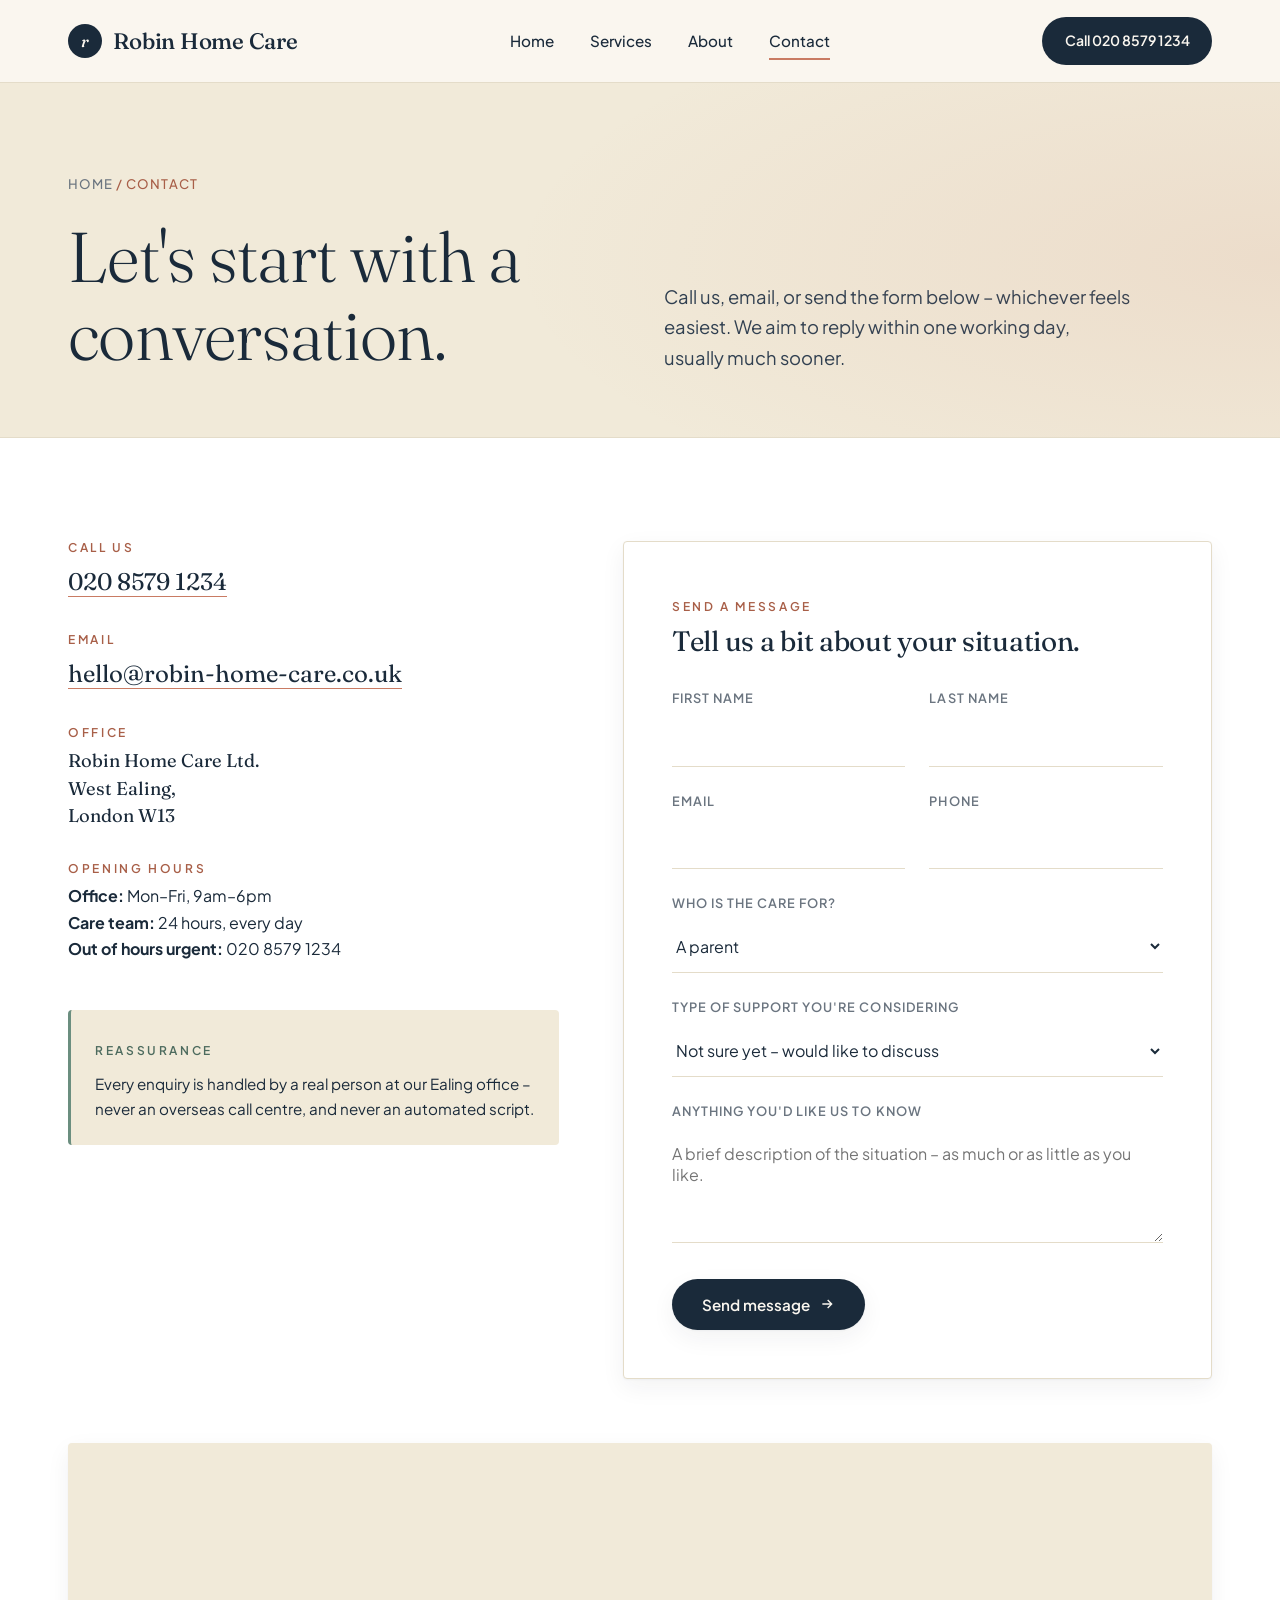
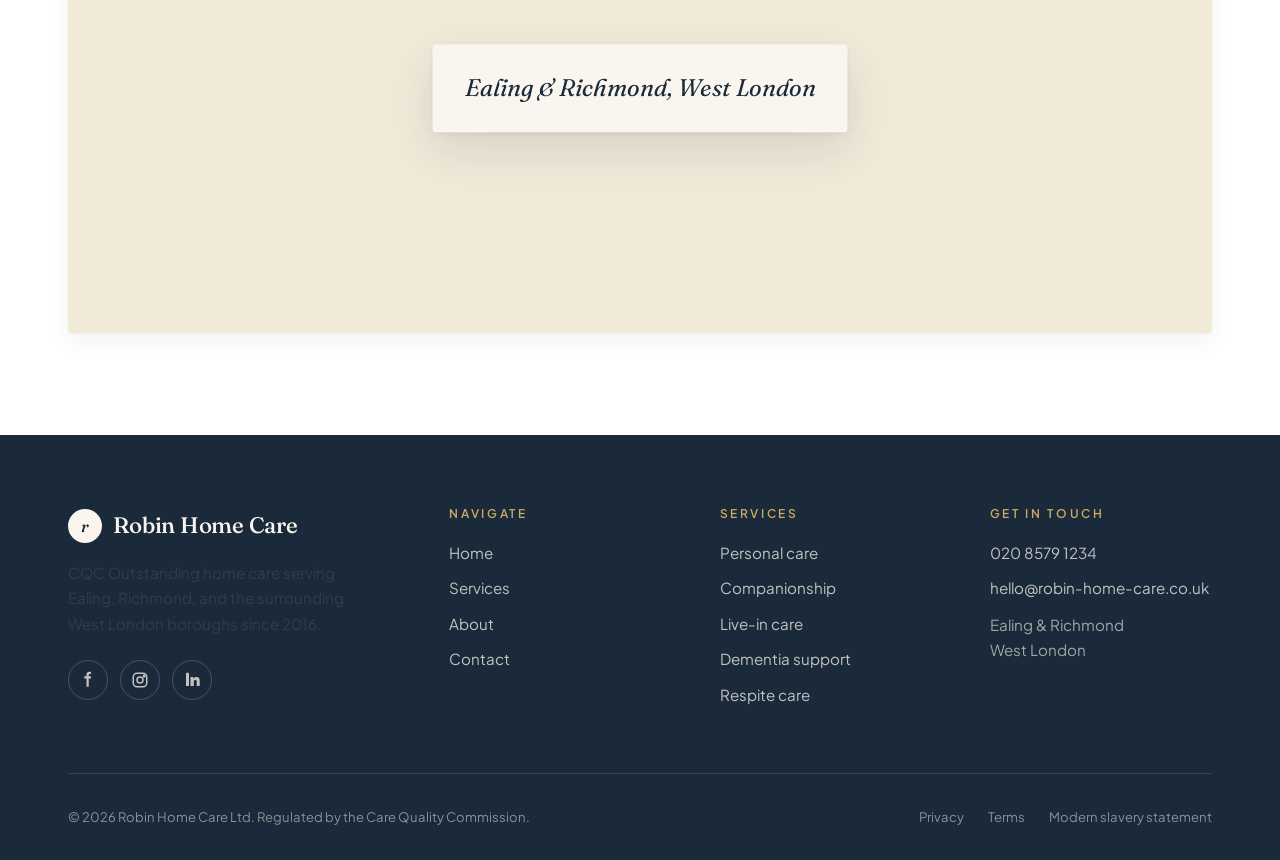
<file: contact.html>
<!DOCTYPE html>
<html lang="en-GB">
<head>
  <meta charset="UTF-8" />
  <meta name="viewport" content="width=device-width, initial-scale=1" />
  <title>Contact – Robin Home Care</title>
  <meta name="description" content="Book a free home care consultation in Ealing or Richmond. Call 020 8579 1234 or send us a message." />
  <link rel="preconnect" href="https://fonts.googleapis.com" />
  <link rel="preconnect" href="https://fonts.gstatic.com" crossorigin />
  <link href="https://fonts.googleapis.com/css2?family=Fraunces:ital,opsz,wght@0,9..144,300;0,9..144,400;0,9..144,500;1,9..144,300;1,9..144,400&family=Plus+Jakarta+Sans:wght@400;500;600;700&display=swap" rel="stylesheet" />
  <link rel="stylesheet" href="style.css" />
</head>
<body>

<header class="nav">
  <div class="nav-inner">
    <a class="brand" href="index.html">
      <span class="brand-mark">r</span>
      <span>Robin Home Care</span>
    </a>
    <nav class="nav-links" aria-label="Primary">
      <a href="index.html">Home</a>
      <a href="services.html">Services</a>
      <a href="about.html">About</a>
      <a href="contact.html" class="active">Contact</a>
    </nav>
    <a href="tel:+442085791234" class="nav-cta">
      Call 020 8579 1234
    </a>
    <button class="burger" aria-label="Menu"><span></span><span></span><span></span></button>
  </div>
</header>

<!-- ================= PAGE HEAD ================= -->
<section class="page-head">
  <div class="container">
    <div class="page-head-inner">
      <div>
        <div class="breadcrumb">Home <span>/ Contact</span></div>
        <h1>Let's start with a conversation.</h1>
      </div>
      <p class="lede">Call us, email, or send the form below – whichever feels easiest. We aim to reply within one working day, usually much sooner.</p>
    </div>
  </div>
</section>

<!-- ================= CONTACT ================= -->
<section class="block block-paper">
  <div class="container">
    <div class="contact-grid">
      <div class="contact-info">
        <div class="contact-block">
          <h4>Call us</h4>
          <p><a href="tel:+442085791234">020 8579 1234</a></p>
        </div>

        <div class="contact-block">
          <h4>Email</h4>
          <p><a href="mailto:hello@robin-home-care.co.uk">hello@robin-home-care.co.uk</a></p>
        </div>

        <div class="contact-block">
          <h4>Office</h4>
          <p style="font-size: 1.15rem; line-height: 1.5;">
            Robin Home Care Ltd.<br>
            West Ealing,<br>
            London W13
          </p>
        </div>

        <div class="contact-block">
          <h4>Opening hours</h4>
          <p class="contact-hours" style="font-family: var(--sans); font-size: 1rem;">
            <strong>Office:</strong> Mon–Fri, 9am–6pm<br>
            <strong>Care team:</strong> 24 hours, every day<br>
            <strong>Out of hours urgent:</strong> 020 8579 1234
          </p>
        </div>

        <div class="contact-block" style="margin-top: 1rem;">
          <div style="padding: 1.5rem; background: var(--cream-deep); border-left: 3px solid var(--sage); border-radius: 4px;">
            <span class="eyebrow" style="color: var(--sage-deep);">Reassurance</span>
            <p style="font-family: var(--sans); font-size: 0.95rem; margin-top: 0.5rem;">Every enquiry is handled by a real person at our Ealing office – never an overseas call centre, and never an automated script.</p>
          </div>
        </div>
      </div>

      <form class="contact-form" onsubmit="event.preventDefault(); this.querySelector('.form-success').classList.add('show');">
        <div style="margin-bottom: 0.5rem;">
          <span class="eyebrow">Send a message</span>
          <h3 style="font-family: var(--serif); font-weight: 400; font-size: 1.75rem; margin-top: 0.5rem;">Tell us a bit about your situation.</h3>
        </div>

        <div class="form-row">
          <div class="field">
            <label for="fname">First name</label>
            <input type="text" id="fname" name="fname" required />
          </div>
          <div class="field">
            <label for="lname">Last name</label>
            <input type="text" id="lname" name="lname" required />
          </div>
        </div>

        <div class="form-row">
          <div class="field">
            <label for="email">Email</label>
            <input type="email" id="email" name="email" required />
          </div>
          <div class="field">
            <label for="phone">Phone</label>
            <input type="tel" id="phone" name="phone" />
          </div>
        </div>

        <div class="field">
          <label for="relation">Who is the care for?</label>
          <select id="relation" name="relation">
            <option>A parent</option>
            <option>A spouse or partner</option>
            <option>Another relative</option>
            <option>Myself</option>
            <option>A client of mine (professional)</option>
          </select>
        </div>

        <div class="field">
          <label for="service">Type of support you're considering</label>
          <select id="service" name="service">
            <option>Not sure yet – would like to discuss</option>
            <option>Personal care (daily visits)</option>
            <option>Companionship</option>
            <option>Live-in care</option>
            <option>Dementia support</option>
            <option>Respite or short-term care</option>
            <option>Something else</option>
          </select>
        </div>

        <div class="field">
          <label for="message">Anything you'd like us to know</label>
          <textarea id="message" name="message" rows="4" placeholder="A brief description of the situation – as much or as little as you like."></textarea>
        </div>

        <button type="submit" class="btn btn-primary form-submit">
          Send message
          <svg width="16" height="16" viewBox="0 0 24 24" fill="none" stroke="currentColor" stroke-width="2"><path d="M5 12h14M13 6l6 6-6 6"/></svg>
        </button>

        <div class="form-success" style="display:none; padding: 1rem 1.25rem; background: var(--sage); color: var(--cream); border-radius: 4px; font-size: 0.95rem;">
          <strong>Thank you.</strong> We've received your message and will be in touch within one working day.
        </div>
      </form>
    </div>

    <div class="map-embed" role="img" aria-label="Service area: Ealing and Richmond, West London"></div>
  </div>
</section>

<footer>
  <div class="container">
    <div class="footer-grid">
      <div>
        <a class="brand" href="index.html">
          <span class="brand-mark">r</span>
          <span>Robin Home Care</span>
        </a>
        <p style="max-width: 26ch; margin-top: 1rem; font-size: 0.95rem;">CQC Outstanding home care serving Ealing, Richmond, and the surrounding West London boroughs since 2016.</p>
        <div class="social">
          <a href="#" aria-label="Facebook"><svg width="18" height="18" viewBox="0 0 24 24" fill="currentColor"><path d="M13 10h3V7h-3V5.5c0-.9.5-1.5 1.5-1.5H16V1h-2.5C11 1 10 2.8 10 5v2H7v3h3v11h3V10z"/></svg></a>
          <a href="#" aria-label="Instagram"><svg width="18" height="18" viewBox="0 0 24 24" fill="none" stroke="currentColor" stroke-width="2"><rect x="3" y="3" width="18" height="18" rx="5"/><circle cx="12" cy="12" r="4"/><circle cx="17.5" cy="6.5" r="1" fill="currentColor"/></svg></a>
          <a href="#" aria-label="LinkedIn"><svg width="18" height="18" viewBox="0 0 24 24" fill="currentColor"><path d="M4 4h4v16H4zM6 2a2 2 0 110 4 2 2 0 010-4zM10 8h3.8v2.2h.1c.5-1 1.8-2.2 3.7-2.2 4 0 4.7 2.6 4.7 6V20h-4v-5.5c0-1.3 0-3-1.8-3s-2.1 1.4-2.1 2.9V20H10z"/></svg></a>
        </div>
      </div>
      <div>
        <h4>Navigate</h4>
        <ul>
          <li><a href="index.html">Home</a></li>
          <li><a href="services.html">Services</a></li>
          <li><a href="about.html">About</a></li>
          <li><a href="contact.html">Contact</a></li>
        </ul>
      </div>
      <div>
        <h4>Services</h4>
        <ul>
          <li><a href="services.html">Personal care</a></li>
          <li><a href="services.html">Companionship</a></li>
          <li><a href="services.html">Live-in care</a></li>
          <li><a href="services.html">Dementia support</a></li>
          <li><a href="services.html">Respite care</a></li>
        </ul>
      </div>
      <div>
        <h4>Get in touch</h4>
        <ul>
          <li><a href="tel:+442085791234">020 8579 1234</a></li>
          <li><a href="mailto:hello@robin-home-care.co.uk">hello@robin-home-care.co.uk</a></li>
          <li style="margin-top: 0.75rem; color: rgba(250,246,239,0.6);">Ealing &amp; Richmond<br>West London</li>
        </ul>
      </div>
    </div>
    <div class="footer-bottom">
      <span>&copy; 2026 Robin Home Care Ltd. Regulated by the Care Quality Commission.</span>
      <div style="display:flex; gap: 1.5rem;">
        <a href="#">Privacy</a>
        <a href="#">Terms</a>
        <a href="#">Modern slavery statement</a>
      </div>
    </div>
  </div>
</footer>

<style>
  .form-success.show { display: block !important; }
</style>

</body>
</html>
</file>
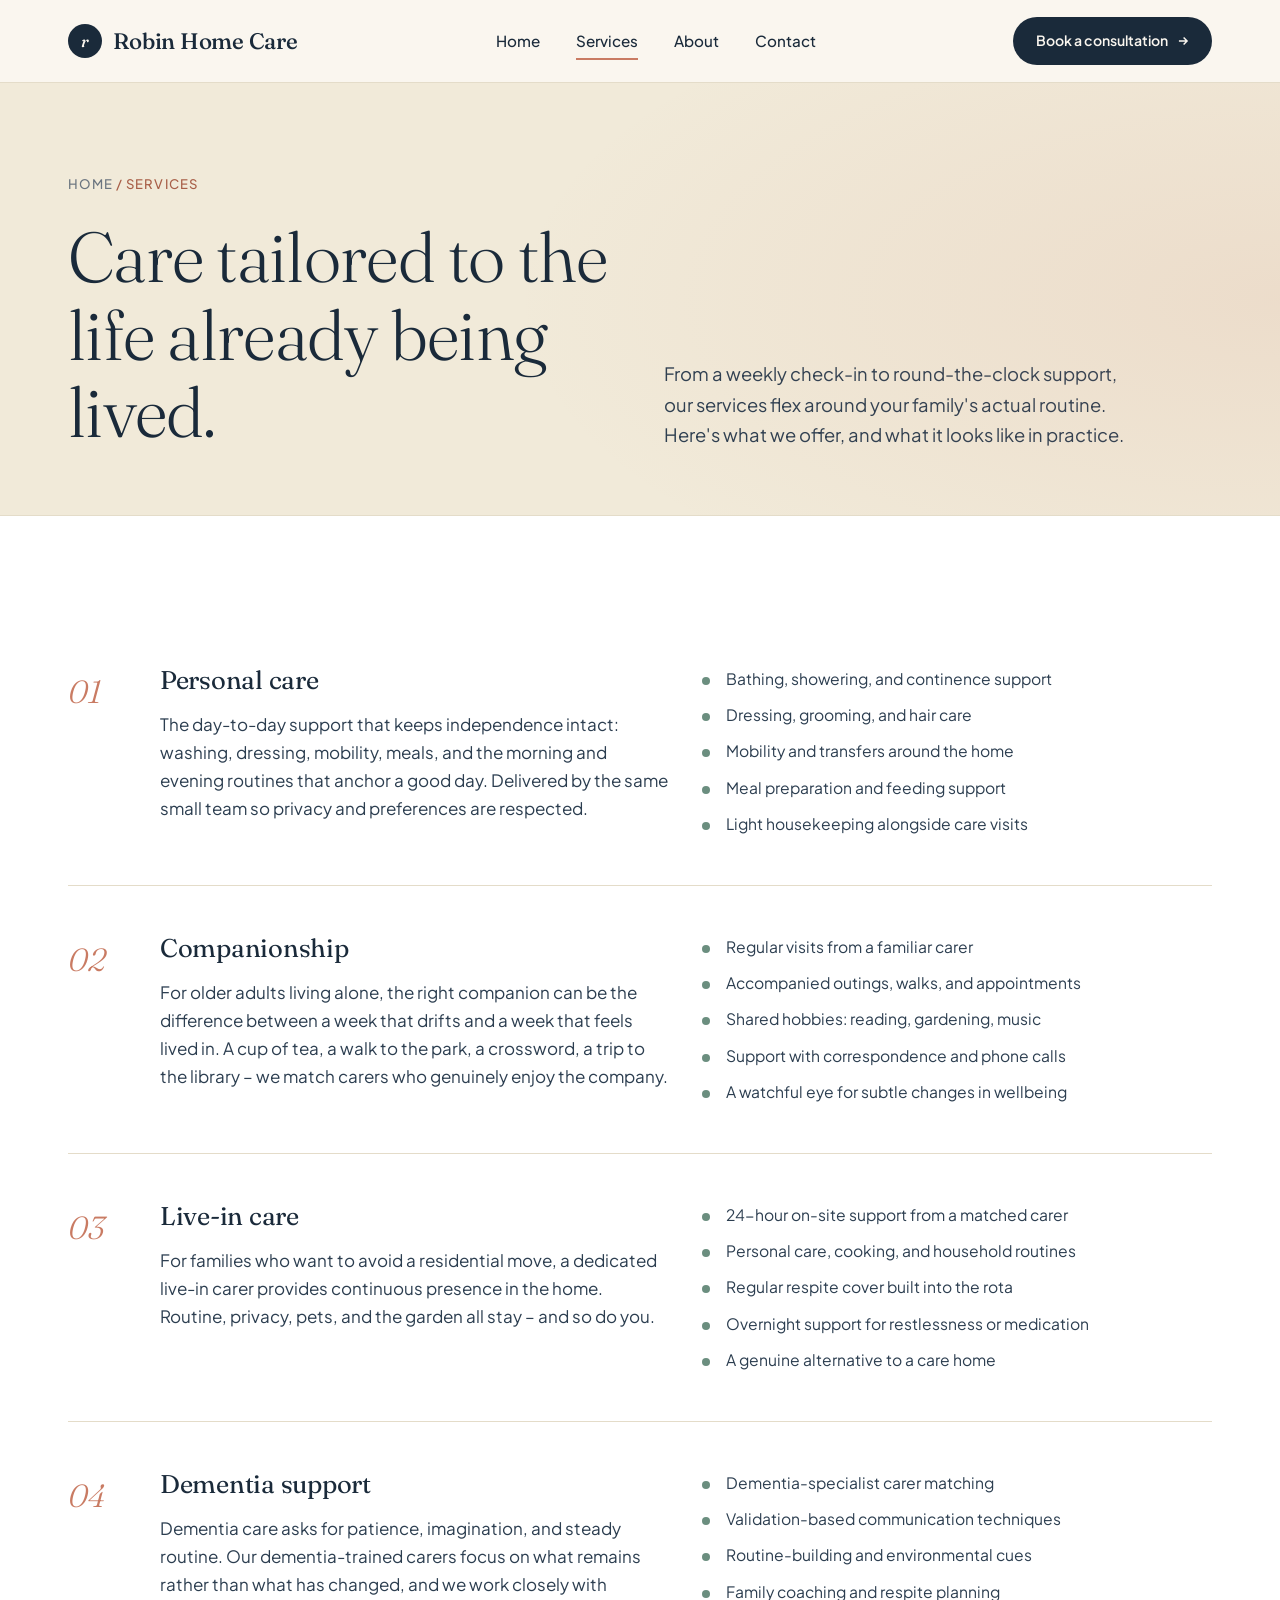
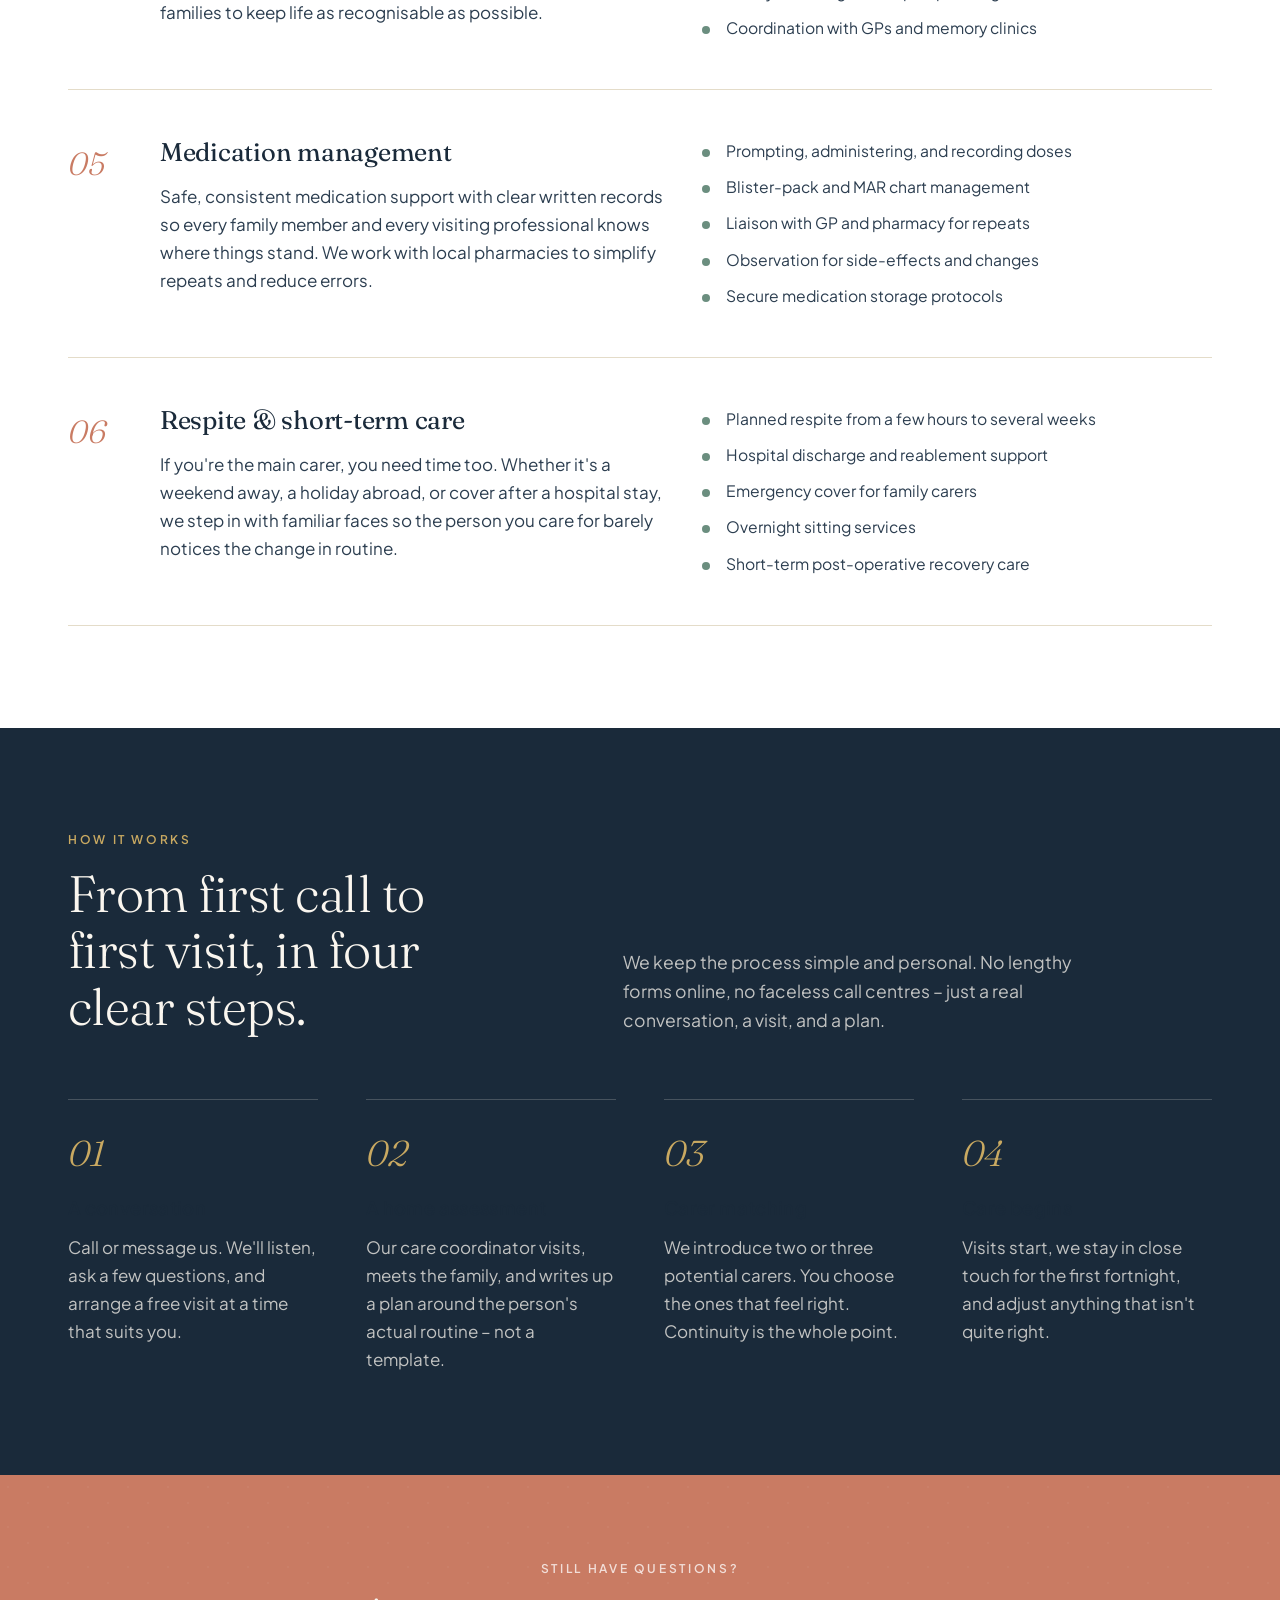
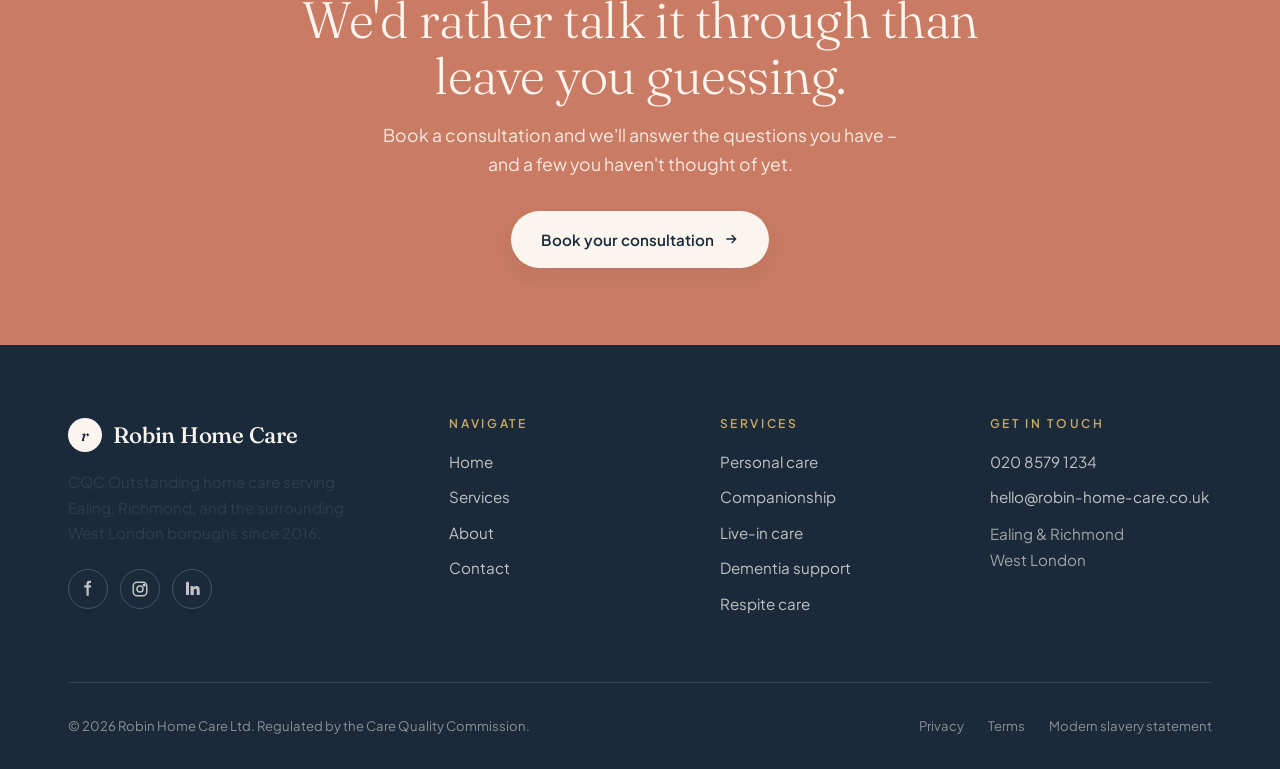
<file: services.html>
<!DOCTYPE html>
<html lang="en-GB">
<head>
  <meta charset="UTF-8" />
  <meta name="viewport" content="width=device-width, initial-scale=1" />
  <title>Services – Robin Home Care</title>
  <meta name="description" content="Personal care, companionship, live-in care, dementia support, medication management, and respite care across Ealing and Richmond." />
  <link rel="preconnect" href="https://fonts.googleapis.com" />
  <link rel="preconnect" href="https://fonts.gstatic.com" crossorigin />
  <link href="https://fonts.googleapis.com/css2?family=Fraunces:ital,opsz,wght@0,9..144,300;0,9..144,400;0,9..144,500;1,9..144,300;1,9..144,400&family=Plus+Jakarta+Sans:wght@400;500;600;700&display=swap" rel="stylesheet" />
  <link rel="stylesheet" href="style.css" />
</head>
<body>

<header class="nav">
  <div class="nav-inner">
    <a class="brand" href="index.html">
      <span class="brand-mark">r</span>
      <span>Robin Home Care</span>
    </a>
    <nav class="nav-links" aria-label="Primary">
      <a href="index.html">Home</a>
      <a href="services.html" class="active">Services</a>
      <a href="about.html">About</a>
      <a href="contact.html">Contact</a>
    </nav>
    <a href="contact.html" class="nav-cta">
      Book a consultation
      <svg width="14" height="14" viewBox="0 0 24 24" fill="none" stroke="currentColor" stroke-width="2.5"><path d="M5 12h14M13 6l6 6-6 6"/></svg>
    </a>
    <button class="burger" aria-label="Menu"><span></span><span></span><span></span></button>
  </div>
</header>

<!-- ================= PAGE HEAD ================= -->
<section class="page-head">
  <div class="container">
    <div class="page-head-inner">
      <div>
        <div class="breadcrumb">Home <span>/ Services</span></div>
        <h1>Care tailored to the life already being lived.</h1>
      </div>
      <p class="lede">From a weekly check-in to round-the-clock support, our services flex around your family's actual routine. Here's what we offer, and what it looks like in practice.</p>
    </div>
  </div>
</section>

<!-- ================= DETAILED SERVICES ================= -->
<section class="block block-paper">
  <div class="container">

    <article class="service-detail">
      <div class="service-detail-num">01</div>
      <div>
        <h3>Personal care</h3>
        <p>The day-to-day support that keeps independence intact: washing, dressing, mobility, meals, and the morning and evening routines that anchor a good day. Delivered by the same small team so privacy and preferences are respected.</p>
      </div>
      <ul>
        <li>Bathing, showering, and continence support</li>
        <li>Dressing, grooming, and hair care</li>
        <li>Mobility and transfers around the home</li>
        <li>Meal preparation and feeding support</li>
        <li>Light housekeeping alongside care visits</li>
      </ul>
    </article>

    <article class="service-detail">
      <div class="service-detail-num">02</div>
      <div>
        <h3>Companionship</h3>
        <p>For older adults living alone, the right companion can be the difference between a week that drifts and a week that feels lived in. A cup of tea, a walk to the park, a crossword, a trip to the library – we match carers who genuinely enjoy the company.</p>
      </div>
      <ul>
        <li>Regular visits from a familiar carer</li>
        <li>Accompanied outings, walks, and appointments</li>
        <li>Shared hobbies: reading, gardening, music</li>
        <li>Support with correspondence and phone calls</li>
        <li>A watchful eye for subtle changes in wellbeing</li>
      </ul>
    </article>

    <article class="service-detail">
      <div class="service-detail-num">03</div>
      <div>
        <h3>Live-in care</h3>
        <p>For families who want to avoid a residential move, a dedicated live-in carer provides continuous presence in the home. Routine, privacy, pets, and the garden all stay – and so do you.</p>
      </div>
      <ul>
        <li>24-hour on-site support from a matched carer</li>
        <li>Personal care, cooking, and household routines</li>
        <li>Regular respite cover built into the rota</li>
        <li>Overnight support for restlessness or medication</li>
        <li>A genuine alternative to a care home</li>
      </ul>
    </article>

    <article class="service-detail">
      <div class="service-detail-num">04</div>
      <div>
        <h3>Dementia support</h3>
        <p>Dementia care asks for patience, imagination, and steady routine. Our dementia-trained carers focus on what remains rather than what has changed, and we work closely with families to keep life as recognisable as possible.</p>
      </div>
      <ul>
        <li>Dementia-specialist carer matching</li>
        <li>Validation-based communication techniques</li>
        <li>Routine-building and environmental cues</li>
        <li>Family coaching and respite planning</li>
        <li>Coordination with GPs and memory clinics</li>
      </ul>
    </article>

    <article class="service-detail">
      <div class="service-detail-num">05</div>
      <div>
        <h3>Medication management</h3>
        <p>Safe, consistent medication support with clear written records so every family member and every visiting professional knows where things stand. We work with local pharmacies to simplify repeats and reduce errors.</p>
      </div>
      <ul>
        <li>Prompting, administering, and recording doses</li>
        <li>Blister-pack and MAR chart management</li>
        <li>Liaison with GP and pharmacy for repeats</li>
        <li>Observation for side-effects and changes</li>
        <li>Secure medication storage protocols</li>
      </ul>
    </article>

    <article class="service-detail">
      <div class="service-detail-num">06</div>
      <div>
        <h3>Respite &amp; short-term care</h3>
        <p>If you're the main carer, you need time too. Whether it's a weekend away, a holiday abroad, or cover after a hospital stay, we step in with familiar faces so the person you care for barely notices the change in routine.</p>
      </div>
      <ul>
        <li>Planned respite from a few hours to several weeks</li>
        <li>Hospital discharge and reablement support</li>
        <li>Emergency cover for family carers</li>
        <li>Overnight sitting services</li>
        <li>Short-term post-operative recovery care</li>
      </ul>
    </article>

  </div>
</section>

<!-- ================= HOW IT WORKS ================= -->
<section class="block block-dark">
  <div class="container">
    <div class="section-head">
      <div>
        <span class="eyebrow">How it works</span>
        <h2>From first call to first visit, in four clear steps.</h2>
      </div>
      <p>We keep the process simple and personal. No lengthy forms online, no faceless call centres – just a real conversation, a visit, and a plan.</p>
    </div>

    <div class="promise-grid">
      <div class="promise">
        <span class="promise-num">01</span>
        <h4>A conversation</h4>
        <p>Call or message us. We'll listen, ask a few questions, and arrange a free visit at a time that suits you.</p>
      </div>
      <div class="promise">
        <span class="promise-num">02</span>
        <h4>A home assessment</h4>
        <p>Our care coordinator visits, meets the family, and writes up a plan around the person's actual routine – not a template.</p>
      </div>
      <div class="promise">
        <span class="promise-num">03</span>
        <h4>Carer matching</h4>
        <p>We introduce two or three potential carers. You choose the ones that feel right. Continuity is the whole point.</p>
      </div>
      <div class="promise">
        <span class="promise-num">04</span>
        <h4>Care begins</h4>
        <p>Visits start, we stay in close touch for the first fortnight, and adjust anything that isn't quite right.</p>
      </div>
    </div>
  </div>
</section>

<!-- ================= CTA ================= -->
<section class="cta-band">
  <div class="container">
    <span class="eyebrow" style="color: rgba(255,255,255,0.75);">Still have questions?</span>
    <h2 style="margin-top: 0.75rem;">We'd rather talk it through than leave you guessing.</h2>
    <p>Book a consultation and we'll answer the questions you have – and a few you haven't thought of yet.</p>
    <a href="contact.html" class="btn btn-primary">
      Book your consultation
      <svg width="16" height="16" viewBox="0 0 24 24" fill="none" stroke="currentColor" stroke-width="2"><path d="M5 12h14M13 6l6 6-6 6"/></svg>
    </a>
  </div>
</section>

<footer>
  <div class="container">
    <div class="footer-grid">
      <div>
        <a class="brand" href="index.html">
          <span class="brand-mark">r</span>
          <span>Robin Home Care</span>
        </a>
        <p style="max-width: 26ch; margin-top: 1rem; font-size: 0.95rem;">CQC Outstanding home care serving Ealing, Richmond, and the surrounding West London boroughs since 2016.</p>
        <div class="social">
          <a href="#" aria-label="Facebook"><svg width="18" height="18" viewBox="0 0 24 24" fill="currentColor"><path d="M13 10h3V7h-3V5.5c0-.9.5-1.5 1.5-1.5H16V1h-2.5C11 1 10 2.8 10 5v2H7v3h3v11h3V10z"/></svg></a>
          <a href="#" aria-label="Instagram"><svg width="18" height="18" viewBox="0 0 24 24" fill="none" stroke="currentColor" stroke-width="2"><rect x="3" y="3" width="18" height="18" rx="5"/><circle cx="12" cy="12" r="4"/><circle cx="17.5" cy="6.5" r="1" fill="currentColor"/></svg></a>
          <a href="#" aria-label="LinkedIn"><svg width="18" height="18" viewBox="0 0 24 24" fill="currentColor"><path d="M4 4h4v16H4zM6 2a2 2 0 110 4 2 2 0 010-4zM10 8h3.8v2.2h.1c.5-1 1.8-2.2 3.7-2.2 4 0 4.7 2.6 4.7 6V20h-4v-5.5c0-1.3 0-3-1.8-3s-2.1 1.4-2.1 2.9V20H10z"/></svg></a>
        </div>
      </div>
      <div>
        <h4>Navigate</h4>
        <ul>
          <li><a href="index.html">Home</a></li>
          <li><a href="services.html">Services</a></li>
          <li><a href="about.html">About</a></li>
          <li><a href="contact.html">Contact</a></li>
        </ul>
      </div>
      <div>
        <h4>Services</h4>
        <ul>
          <li><a href="services.html">Personal care</a></li>
          <li><a href="services.html">Companionship</a></li>
          <li><a href="services.html">Live-in care</a></li>
          <li><a href="services.html">Dementia support</a></li>
          <li><a href="services.html">Respite care</a></li>
        </ul>
      </div>
      <div>
        <h4>Get in touch</h4>
        <ul>
          <li><a href="tel:+442085791234">020 8579 1234</a></li>
          <li><a href="mailto:hello@robin-home-care.co.uk">hello@robin-home-care.co.uk</a></li>
          <li style="margin-top: 0.75rem; color: rgba(250,246,239,0.6);">Ealing &amp; Richmond<br>West London</li>
        </ul>
      </div>
    </div>
    <div class="footer-bottom">
      <span>&copy; 2026 Robin Home Care Ltd. Regulated by the Care Quality Commission.</span>
      <div style="display:flex; gap: 1.5rem;">
        <a href="#">Privacy</a>
        <a href="#">Terms</a>
        <a href="#">Modern slavery statement</a>
      </div>
    </div>
  </div>
</footer>

<script>
  const io = new IntersectionObserver((entries) => {
    entries.forEach(e => { if (e.isIntersecting) { e.target.classList.add('in'); io.unobserve(e.target); } });
  }, { threshold: 0.12 });
  document.querySelectorAll('.service-detail, .promise, .value').forEach(el => {
    el.classList.add('fade-up');
    io.observe(el);
  });
</script>

</body>
</html>
</file>
<file: style.css>
/* ============================================================
   Robin Home Care — stylesheet
   Aesthetic: warm editorial, British residential, care-first
   Built by ASF Visuals LLC
   ============================================================ */

:root {
  --ink: #1a2a3a;
  --ink-soft: #2c3e50;
  --cream: #faf6ef;
  --cream-deep: #f1ead9;
  --paper: #ffffff;
  --clay: #c97b63;
  --clay-deep: #a85f48;
  --sage: #6b8e7f;
  --sage-deep: #4d6b5e;
  --gold: #c9a961;
  --mute: #6b7580;
  --line: #e4dcc9;

  --serif: "Fraunces", "Cormorant Garamond", Georgia, serif;
  --sans: "Plus Jakarta Sans", "Helvetica Neue", sans-serif;

  --max: 1240px;
  --gutter: clamp(1.25rem, 4vw, 3rem);

  --shadow-soft: 0 1px 2px rgba(26, 42, 58, 0.04), 0 8px 24px rgba(26, 42, 58, 0.06);
  --shadow-lift: 0 2px 6px rgba(26, 42, 58, 0.06), 0 18px 48px rgba(26, 42, 58, 0.12);
}

* { box-sizing: border-box; margin: 0; padding: 0; }

html { scroll-behavior: smooth; -webkit-text-size-adjust: 100%; }

body {
  font-family: var(--sans);
  font-size: 17px;
  line-height: 1.65;
  color: var(--ink);
  background: var(--cream);
  -webkit-font-smoothing: antialiased;
  -moz-osx-font-smoothing: grayscale;
}

img { max-width: 100%; display: block; }

a { color: inherit; text-decoration: none; }

button { font-family: inherit; cursor: pointer; border: none; background: none; }

h1, h2, h3, h4 {
  font-family: var(--serif);
  font-weight: 400;
  line-height: 1.1;
  letter-spacing: -0.01em;
  color: var(--ink);
}

h1 { font-size: clamp(2.5rem, 5.5vw, 4.75rem); font-weight: 300; }
h2 { font-size: clamp(2rem, 4vw, 3.25rem); font-weight: 300; }
h3 { font-size: clamp(1.35rem, 2vw, 1.75rem); }
h4 { font-size: 1.15rem; font-family: var(--sans); font-weight: 600; letter-spacing: 0.02em; }

p { color: var(--ink-soft); }

.container {
  max-width: var(--max);
  margin: 0 auto;
  padding: 0 var(--gutter);
}

.eyebrow {
  font-family: var(--sans);
  font-size: 0.75rem;
  font-weight: 600;
  letter-spacing: 0.22em;
  text-transform: uppercase;
  color: var(--clay-deep);
}

/* ============================================================
   Navigation
   ============================================================ */

.nav {
  position: sticky;
  top: 0;
  z-index: 100;
  background: rgba(250, 246, 239, 0.92);
  backdrop-filter: saturate(1.4) blur(14px);
  -webkit-backdrop-filter: saturate(1.4) blur(14px);
  border-bottom: 1px solid var(--line);
}

.nav-inner {
  display: flex;
  align-items: center;
  justify-content: space-between;
  height: 82px;
  max-width: var(--max);
  margin: 0 auto;
  padding: 0 var(--gutter);
}

.brand {
  display: flex;
  align-items: center;
  gap: 0.7rem;
  font-family: var(--serif);
  font-size: 1.4rem;
  font-weight: 500;
  color: var(--ink);
  letter-spacing: -0.01em;
}

.brand-mark {
  width: 34px;
  height: 34px;
  border-radius: 50%;
  background: var(--ink);
  display: grid;
  place-items: center;
  color: var(--cream);
  font-family: var(--serif);
  font-size: 1rem;
  font-style: italic;
  font-weight: 500;
}

.nav-links {
  display: flex;
  align-items: center;
  gap: 2.25rem;
  font-size: 0.95rem;
  font-weight: 500;
}

.nav-links a {
  position: relative;
  transition: color 0.2s;
}

.nav-links a:hover { color: var(--clay-deep); }

.nav-links a.active::after {
  content: "";
  position: absolute;
  left: 0;
  right: 0;
  bottom: -6px;
  height: 2px;
  background: var(--clay);
}

.nav-cta {
  display: inline-flex;
  align-items: center;
  gap: 0.5rem;
  padding: 0.75rem 1.4rem;
  background: var(--ink);
  color: var(--cream);
  border-radius: 999px;
  font-size: 0.88rem;
  font-weight: 600;
  transition: background 0.25s, transform 0.2s;
}

.nav-cta:hover { background: var(--clay-deep); transform: translateY(-1px); }

.burger { display: none; flex-direction: column; gap: 4px; }
.burger span { width: 22px; height: 2px; background: var(--ink); }

@media (max-width: 860px) {
  .nav-links { display: none; }
  .burger { display: flex; }
}

/* ============================================================
   Buttons
   ============================================================ */

.btn {
  display: inline-flex;
  align-items: center;
  gap: 0.6rem;
  padding: 1rem 1.85rem;
  font-weight: 600;
  font-size: 0.95rem;
  border-radius: 999px;
  transition: transform 0.2s, box-shadow 0.25s, background 0.25s;
}

.btn-primary {
  background: var(--ink);
  color: var(--cream);
  box-shadow: var(--shadow-soft);
}

.btn-primary:hover {
  background: var(--clay-deep);
  transform: translateY(-2px);
  box-shadow: var(--shadow-lift);
}

.btn-ghost {
  background: transparent;
  color: var(--ink);
  border: 1px solid var(--ink);
}

.btn-ghost:hover { background: var(--ink); color: var(--cream); }

.btn-arrow {
  display: inline-flex;
  align-items: center;
  gap: 0.5rem;
  font-weight: 600;
  color: var(--clay-deep);
  border-bottom: 1px solid var(--clay);
  padding-bottom: 3px;
  transition: gap 0.25s, color 0.2s;
}

.btn-arrow:hover { gap: 0.9rem; color: var(--ink); }

/* ============================================================
   Hero (home)
   ============================================================ */

.hero {
  position: relative;
  padding: clamp(3rem, 6vw, 5.5rem) 0 clamp(4rem, 8vw, 7rem);
  overflow: hidden;
}

.hero::before {
  content: "";
  position: absolute;
  inset: 0;
  background:
    radial-gradient(ellipse 60% 50% at 85% 20%, rgba(201, 123, 99, 0.14), transparent 60%),
    radial-gradient(ellipse 50% 40% at 10% 80%, rgba(107, 142, 127, 0.12), transparent 60%);
  pointer-events: none;
}

.hero-grid {
  position: relative;
  display: grid;
  grid-template-columns: 1.1fr 1fr;
  gap: clamp(2rem, 5vw, 5rem);
  align-items: center;
}

@media (max-width: 900px) {
  .hero-grid { grid-template-columns: 1fr; }
}

.hero-text .eyebrow {
  display: inline-flex;
  align-items: center;
  gap: 0.75rem;
  margin-bottom: 1.5rem;
}

.hero-text .eyebrow::before {
  content: "";
  width: 28px;
  height: 1px;
  background: var(--clay);
}

.hero-text h1 {
  margin-bottom: 1.75rem;
}

.hero-text h1 em {
  font-style: italic;
  color: var(--clay-deep);
  font-weight: 300;
}

.hero-text .lede {
  font-size: 1.2rem;
  max-width: 30rem;
  margin-bottom: 2.5rem;
  line-height: 1.55;
  color: var(--ink-soft);
}

.hero-actions {
  display: flex;
  flex-wrap: wrap;
  gap: 1rem;
  margin-bottom: 3rem;
}

.hero-trust {
  display: flex;
  flex-wrap: wrap;
  gap: 1.75rem;
  font-size: 0.88rem;
  color: var(--mute);
}

.hero-trust-item {
  display: flex;
  align-items: center;
  gap: 0.55rem;
}

.hero-trust-item svg {
  flex-shrink: 0;
  color: var(--sage-deep);
}

/* Hero visual */
.hero-visual {
  position: relative;
  aspect-ratio: 4 / 5;
  border-radius: 4px;
}

.hero-image {
  position: relative;
  width: 100%;
  height: 100%;
  border-radius: 4px;
  overflow: hidden;
  background: linear-gradient(135deg, #d4c5ad 0%, #b89e7f 100%);
  box-shadow: var(--shadow-lift);
}

.hero-image img {
  width: 100%;
  height: 100%;
  object-fit: cover;
  filter: saturate(0.92);
}

.hero-badge {
  position: absolute;
  bottom: -24px;
  left: -24px;
  background: var(--cream);
  border: 1px solid var(--line);
  padding: 1.1rem 1.4rem;
  border-radius: 4px;
  box-shadow: var(--shadow-lift);
  display: flex;
  align-items: center;
  gap: 0.9rem;
  max-width: 280px;
}

@media (max-width: 900px) {
  .hero-badge { left: 16px; bottom: -20px; }
}

.hero-badge-seal {
  width: 48px;
  height: 48px;
  flex-shrink: 0;
  border-radius: 50%;
  background: var(--sage);
  color: var(--cream);
  display: grid;
  place-items: center;
  font-family: var(--serif);
  font-style: italic;
  font-size: 1.35rem;
}

.hero-badge-text .eyebrow { color: var(--sage-deep); }

.hero-badge-text strong {
  display: block;
  font-family: var(--serif);
  font-size: 1.1rem;
  font-weight: 500;
  color: var(--ink);
  margin-top: 2px;
}

/* ============================================================
   Marquee / ticker
   ============================================================ */

.ticker {
  border-top: 1px solid var(--line);
  border-bottom: 1px solid var(--line);
  padding: 1.25rem 0;
  background: var(--cream-deep);
  overflow: hidden;
}

.ticker-track {
  display: flex;
  gap: 3rem;
  white-space: nowrap;
  animation: ticker 40s linear infinite;
  font-family: var(--serif);
  font-size: 1.15rem;
  font-style: italic;
  color: var(--ink-soft);
}

.ticker-track span {
  display: inline-flex;
  align-items: center;
  gap: 3rem;
}

.ticker-dot {
  width: 6px;
  height: 6px;
  border-radius: 50%;
  background: var(--clay);
  flex-shrink: 0;
}

@keyframes ticker {
  from { transform: translateX(0); }
  to { transform: translateX(-50%); }
}

/* ============================================================
   Sections — shared
   ============================================================ */

section.block { padding: clamp(4rem, 8vw, 7rem) 0; }

section.block-dark {
  background: var(--ink);
  color: var(--cream);
}
section.block-dark h1,
section.block-dark h2,
section.block-dark h3 { color: var(--cream); }
section.block-dark p { color: rgba(250, 246, 239, 0.75); }
section.block-dark .eyebrow { color: var(--gold); }

section.block-paper { background: var(--paper); }

.section-head {
  display: grid;
  grid-template-columns: 1fr 1.2fr;
  gap: clamp(2rem, 5vw, 5rem);
  margin-bottom: clamp(2.5rem, 5vw, 4rem);
  align-items: end;
}

@media (max-width: 800px) {
  .section-head { grid-template-columns: 1fr; }
}

.section-head .eyebrow { margin-bottom: 1rem; display: block; }
.section-head h2 { max-width: 14ch; }
.section-head p { font-size: 1.1rem; max-width: 38ch; }

/* ============================================================
   Services grid
   ============================================================ */

.services {
  display: grid;
  grid-template-columns: repeat(auto-fit, minmax(260px, 1fr));
  gap: 1px;
  background: var(--line);
  border: 1px solid var(--line);
  border-radius: 4px;
  overflow: hidden;
}

.service {
  background: var(--cream);
  padding: 2.25rem 2rem;
  display: flex;
  flex-direction: column;
  gap: 1rem;
  min-height: 280px;
  transition: background 0.3s;
  position: relative;
}

.service:hover { background: var(--cream-deep); }

.service-num {
  font-family: var(--serif);
  font-style: italic;
  font-size: 1rem;
  color: var(--clay-deep);
}

.service h3 { margin-top: auto; }

.service p { font-size: 0.95rem; }

.service-link {
  margin-top: 0.75rem;
  font-size: 0.85rem;
  font-weight: 600;
  color: var(--clay-deep);
  display: inline-flex;
  align-items: center;
  gap: 0.35rem;
  letter-spacing: 0.02em;
}

/* ============================================================
   Promise / values
   ============================================================ */

.promise-grid {
  display: grid;
  grid-template-columns: repeat(auto-fit, minmax(240px, 1fr));
  gap: 2.5rem 3rem;
}

.promise {
  display: flex;
  flex-direction: column;
  gap: 0.9rem;
  padding-top: 1.5rem;
  border-top: 1px solid rgba(250, 246, 239, 0.2);
}

.promise-num {
  font-family: var(--serif);
  font-size: 2.25rem;
  font-weight: 300;
  color: var(--gold);
  font-style: italic;
}

/* ============================================================
   Story (image + text)
   ============================================================ */

.story {
  display: grid;
  grid-template-columns: 1fr 1.1fr;
  gap: clamp(2rem, 6vw, 5.5rem);
  align-items: center;
}

@media (max-width: 900px) { .story { grid-template-columns: 1fr; } }

.story-media {
  position: relative;
  aspect-ratio: 4 / 5;
  border-radius: 4px;
  overflow: hidden;
  box-shadow: var(--shadow-lift);
}

.story-media img { width: 100%; height: 100%; object-fit: cover; }

.story-media::after {
  content: "";
  position: absolute;
  top: 24px; left: 24px; right: -24px; bottom: -24px;
  border: 1px solid var(--clay);
  border-radius: 4px;
  z-index: -1;
}

.story-text h2 { margin-bottom: 1.5rem; }
.story-text p { margin-bottom: 1.25rem; font-size: 1.05rem; }

.signature {
  margin-top: 2rem;
  font-family: var(--serif);
  font-style: italic;
  color: var(--clay-deep);
  font-size: 1.3rem;
}

/* ============================================================
   Testimonials
   ============================================================ */

.testimonial-grid {
  display: grid;
  grid-template-columns: repeat(auto-fit, minmax(300px, 1fr));
  gap: 2rem;
}

.testimonial {
  background: var(--cream);
  padding: 2.5rem;
  border-radius: 4px;
  border: 1px solid var(--line);
  display: flex;
  flex-direction: column;
  gap: 1.25rem;
  position: relative;
}

.testimonial-mark {
  font-family: var(--serif);
  font-size: 4rem;
  line-height: 0.8;
  color: var(--clay);
  font-style: italic;
}

.testimonial q {
  font-family: var(--serif);
  font-size: 1.25rem;
  line-height: 1.45;
  color: var(--ink);
  font-weight: 300;
  quotes: none;
}

.testimonial-by {
  display: flex;
  flex-direction: column;
  gap: 2px;
  margin-top: auto;
  padding-top: 1rem;
  border-top: 1px solid var(--line);
  font-size: 0.88rem;
  color: var(--mute);
}

.testimonial-by strong { color: var(--ink); font-weight: 600; }

/* ============================================================
   CTA band
   ============================================================ */

.cta-band {
  background: var(--clay);
  color: var(--cream);
  padding: clamp(3rem, 6vw, 5rem) 0;
  text-align: center;
  position: relative;
  overflow: hidden;
}

.cta-band::before {
  content: "";
  position: absolute;
  inset: 0;
  background-image:
    radial-gradient(circle at 20% 30%, rgba(255,255,255,0.08) 1px, transparent 1px),
    radial-gradient(circle at 70% 70%, rgba(255,255,255,0.08) 1px, transparent 1px);
  background-size: 40px 40px;
  opacity: 0.5;
}

.cta-band > * { position: relative; z-index: 1; }

.cta-band h2 {
  color: var(--cream);
  margin-bottom: 1rem;
  max-width: 22ch;
  margin-left: auto;
  margin-right: auto;
}

.cta-band p {
  color: rgba(250, 246, 239, 0.9);
  max-width: 40ch;
  margin: 0 auto 2rem;
  font-size: 1.1rem;
}

.cta-band .btn-primary {
  background: var(--cream);
  color: var(--ink);
}

.cta-band .btn-primary:hover {
  background: var(--ink);
  color: var(--cream);
}

/* ============================================================
   Footer
   ============================================================ */

footer {
  background: var(--ink);
  color: rgba(250, 246, 239, 0.75);
  padding: 4.5rem 0 2rem;
}

.footer-grid {
  display: grid;
  grid-template-columns: 1.5fr 1fr 1fr 1fr;
  gap: 3rem;
  margin-bottom: 3.5rem;
}

@media (max-width: 780px) { .footer-grid { grid-template-columns: 1fr 1fr; } }
@media (max-width: 480px) { .footer-grid { grid-template-columns: 1fr; } }

footer .brand { color: var(--cream); margin-bottom: 1rem; }
footer .brand-mark { background: var(--cream); color: var(--ink); }

footer h4 {
  color: var(--gold);
  font-size: 0.75rem;
  letter-spacing: 0.22em;
  text-transform: uppercase;
  font-weight: 600;
  margin-bottom: 1.2rem;
}

footer ul { list-style: none; }
footer ul li { margin-bottom: 0.65rem; font-size: 0.95rem; }
footer ul li a { transition: color 0.2s; }
footer ul li a:hover { color: var(--gold); }

.social {
  display: flex;
  gap: 0.75rem;
  margin-top: 1.5rem;
}

.social a {
  width: 40px;
  height: 40px;
  display: grid;
  place-items: center;
  border-radius: 50%;
  border: 1px solid rgba(250, 246, 239, 0.2);
  transition: background 0.25s, border-color 0.25s;
}

.social a:hover { background: var(--clay); border-color: var(--clay); color: var(--cream); }

.footer-bottom {
  padding-top: 2rem;
  border-top: 1px solid rgba(250, 246, 239, 0.12);
  display: flex;
  flex-wrap: wrap;
  justify-content: space-between;
  gap: 1rem;
  font-size: 0.82rem;
  color: rgba(250, 246, 239, 0.5);
}

.footer-bottom a:hover { color: var(--gold); }

/* ============================================================
   Page header (inner pages)
   ============================================================ */

.page-head {
  padding: clamp(4rem, 7vw, 6rem) 0 clamp(3rem, 5vw, 4rem);
  border-bottom: 1px solid var(--line);
  background: var(--cream-deep);
  position: relative;
  overflow: hidden;
}

.page-head::after {
  content: "";
  position: absolute;
  inset: 0;
  background: radial-gradient(ellipse 60% 80% at 100% 50%, rgba(201, 123, 99, 0.12), transparent);
  pointer-events: none;
}

.page-head-inner {
  position: relative;
  display: grid;
  grid-template-columns: 1fr 1fr;
  gap: 3rem;
  align-items: end;
}

@media (max-width: 800px) { .page-head-inner { grid-template-columns: 1fr; } }

.page-head h1 { max-width: 14ch; }
.page-head .lede { font-size: 1.15rem; color: var(--ink-soft); max-width: 36ch; }

.breadcrumb {
  font-size: 0.82rem;
  letter-spacing: 0.08em;
  text-transform: uppercase;
  color: var(--mute);
  margin-bottom: 1.5rem;
  font-weight: 500;
}
.breadcrumb span { color: var(--clay-deep); }

/* ============================================================
   Services page — detailed cards
   ============================================================ */

.service-detail {
  display: grid;
  grid-template-columns: 60px 1fr 1fr;
  gap: 2rem;
  padding: 3rem 0;
  border-bottom: 1px solid var(--line);
  align-items: start;
}

@media (max-width: 800px) {
  .service-detail { grid-template-columns: 1fr; gap: 1rem; }
}

.service-detail-num {
  font-family: var(--serif);
  font-size: 2rem;
  font-style: italic;
  font-weight: 300;
  color: var(--clay);
}

.service-detail h3 { margin-bottom: 1rem; }

.service-detail ul {
  list-style: none;
  display: flex;
  flex-direction: column;
  gap: 0.65rem;
}

.service-detail ul li {
  padding-left: 1.5rem;
  position: relative;
  font-size: 0.98rem;
  color: var(--ink-soft);
}

.service-detail ul li::before {
  content: "";
  position: absolute;
  left: 0;
  top: 11px;
  width: 8px;
  height: 8px;
  border-radius: 50%;
  background: var(--sage);
}

/* ============================================================
   Team grid (About page)
   ============================================================ */

.team-grid {
  display: grid;
  grid-template-columns: repeat(auto-fit, minmax(230px, 1fr));
  gap: 2rem;
}

.team-card {
  display: flex;
  flex-direction: column;
  gap: 1rem;
}

.team-photo {
  aspect-ratio: 4 / 5;
  border-radius: 4px;
  overflow: hidden;
  background: var(--cream-deep);
  box-shadow: var(--shadow-soft);
}

.team-photo img { width: 100%; height: 100%; object-fit: cover; filter: saturate(0.9); }

.team-name { font-family: var(--serif); font-size: 1.35rem; font-weight: 400; }
.team-role { font-size: 0.85rem; color: var(--clay-deep); letter-spacing: 0.08em; text-transform: uppercase; font-weight: 600; }

/* ============================================================
   Values strip (About page)
   ============================================================ */

.values {
  display: grid;
  grid-template-columns: repeat(auto-fit, minmax(220px, 1fr));
  gap: 0;
}

.value {
  padding: 2.5rem 2rem;
  background: var(--cream);
  border: 1px solid var(--line);
  margin-right: -1px;
  margin-bottom: -1px;
}

.value-glyph {
  font-family: var(--serif);
  font-size: 2.5rem;
  font-style: italic;
  font-weight: 300;
  color: var(--clay);
  margin-bottom: 1rem;
  line-height: 1;
}

.value h4 { margin-bottom: 0.6rem; font-size: 1.2rem; font-family: var(--serif); font-weight: 500; letter-spacing: normal; }
.value p { font-size: 0.95rem; }

/* ============================================================
   Contact page
   ============================================================ */

.contact-grid {
  display: grid;
  grid-template-columns: 1fr 1.2fr;
  gap: clamp(2rem, 5vw, 5rem);
  align-items: start;
}

@media (max-width: 900px) { .contact-grid { grid-template-columns: 1fr; } }

.contact-info {
  display: flex;
  flex-direction: column;
  gap: 2rem;
}

.contact-block h4 {
  font-family: var(--sans);
  font-size: 0.75rem;
  letter-spacing: 0.22em;
  text-transform: uppercase;
  font-weight: 600;
  color: var(--clay-deep);
  margin-bottom: 0.5rem;
}

.contact-block p {
  font-family: var(--serif);
  font-size: 1.5rem;
  font-weight: 400;
  color: var(--ink);
}

.contact-block a { color: var(--ink); border-bottom: 1px solid var(--clay); }
.contact-block a:hover { color: var(--clay-deep); }

.contact-hours {
  font-family: var(--sans);
  font-size: 1rem;
  color: var(--ink-soft);
}

.contact-form {
  background: var(--paper);
  padding: clamp(2rem, 4vw, 3rem);
  border-radius: 4px;
  border: 1px solid var(--line);
  box-shadow: var(--shadow-soft);
  display: flex;
  flex-direction: column;
  gap: 1.5rem;
}

.form-row { display: grid; grid-template-columns: 1fr 1fr; gap: 1.5rem; }
@media (max-width: 600px) { .form-row { grid-template-columns: 1fr; } }

.field { display: flex; flex-direction: column; gap: 0.4rem; }

.field label {
  font-size: 0.8rem;
  letter-spacing: 0.08em;
  text-transform: uppercase;
  font-weight: 600;
  color: var(--mute);
}

.field input,
.field select,
.field textarea {
  font-family: var(--sans);
  font-size: 1rem;
  padding: 0.9rem 0;
  border: none;
  border-bottom: 1px solid var(--line);
  background: transparent;
  color: var(--ink);
  outline: none;
  transition: border-color 0.2s;
}

.field input:focus,
.field select:focus,
.field textarea:focus { border-bottom-color: var(--clay); }

.field textarea { resize: vertical; min-height: 100px; }

.form-submit {
  margin-top: 0.75rem;
  align-self: flex-start;
}

.map-embed {
  margin-top: 4rem;
  aspect-ratio: 21 / 9;
  background: var(--cream-deep) url("https://images.unsplash.com/photo-1524661135-423995f22d0b?w=1600") center/cover;
  border-radius: 4px;
  position: relative;
  overflow: hidden;
  box-shadow: var(--shadow-soft);
}

.map-embed::after {
  content: "Ealing & Richmond, West London";
  position: absolute;
  top: 50%;
  left: 50%;
  transform: translate(-50%, -50%);
  background: var(--cream);
  padding: 1.5rem 2rem;
  border-radius: 4px;
  font-family: var(--serif);
  font-style: italic;
  font-size: 1.5rem;
  color: var(--ink);
  box-shadow: var(--shadow-lift);
  white-space: nowrap;
}

/* ============================================================
   Animations
   ============================================================ */

.fade-up {
  opacity: 0;
  transform: translateY(20px);
  transition: opacity 0.8s ease, transform 0.8s ease;
}

.fade-up.in {
  opacity: 1;
  transform: translateY(0);
}

@media (prefers-reduced-motion: reduce) {
  *, *::before, *::after {
    animation-duration: 0.01ms !important;
    transition-duration: 0.01ms !important;
  }
  .fade-up { opacity: 1; transform: none; }
}
</file>
